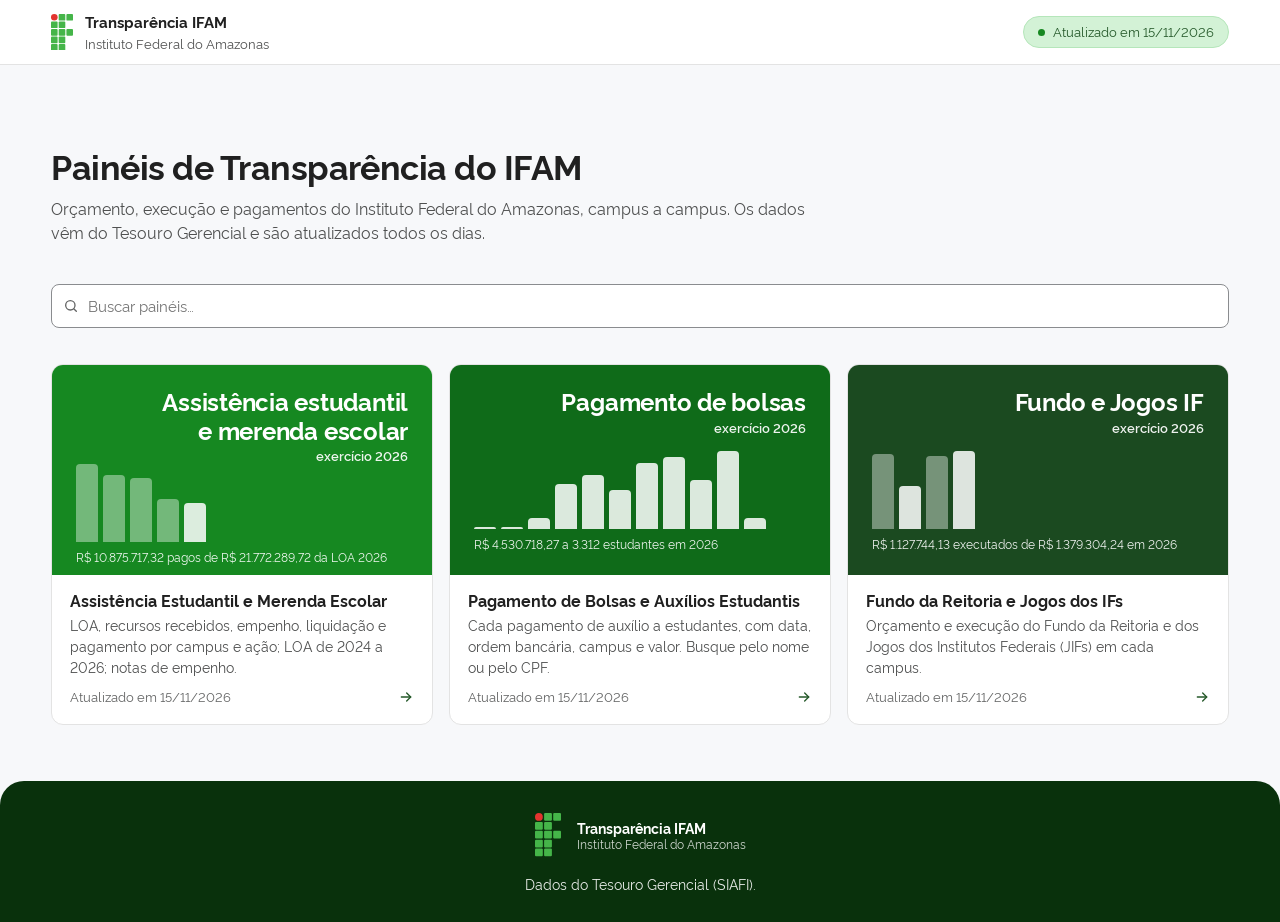
<file: site/index.html>
<!doctype html>
<html lang="pt-BR">
<head>
  <meta charset="utf-8">
  <meta name="viewport" content="width=device-width, initial-scale=1">
  <title>Transparência IFAM</title>
  <meta name="description" content="Painéis de transparência do Instituto Federal do Amazonas: assistência estudantil, merenda escolar e pagamento de bolsas, atualizados diariamente.">
  <meta name="theme-color" content="#09310c">
  <link rel="icon" href="assets/img/favicon.svg" type="image/svg+xml">
  <link rel="preload" href="assets/fonts/rawline-400.woff2" as="font" type="font/woff2" crossorigin>
  <link rel="preload" href="assets/fonts/rawline-700.woff2" as="font" type="font/woff2" crossorigin>
  <link rel="stylesheet" href="assets/css/estilo.css">
  <script type="module" src="assets/js/hub.js"></script>
</head>
<body>
  <a class="pular" href="#conteudo">Ir para o conteúdo</a>

  <header class="hub-topo">
    <div class="conteiner">
      <a class="hub-marca" href="./" id="marca"><span>Transparência IFAM<small>Instituto Federal do Amazonas</small></span></a>
      <span class="estado" id="estado-geral"><span class="ponto" aria-hidden="true"></span>Atualização diária</span>
    </div>
  </header>

  <main id="conteudo" tabindex="-1">
    <div class="conteiner">
      <div class="hub-cabecalho">
        <h1>Painéis de Transparência do IFAM</h1>
        <p>Orçamento, execução e pagamentos do Instituto Federal do Amazonas, campus a campus. Os dados vêm do Tesouro Gerencial e são atualizados todos os dias.</p>
        <span class="estado hub-atualizado" id="estado-cab"><span class="ponto" aria-hidden="true"></span>Atualização diária</span>
      </div>

      <div class="hub-busca">
        <label class="visualmente-oculto" for="busca">Buscar painéis</label>
        <input type="search" id="busca" placeholder="Buscar painéis…" autocomplete="off">
      </div>

      <div id="secoes"></div>
      <p class="vazio" id="sem-resultado" hidden><strong>Nenhum painel encontrado</strong>Tente outra palavra, como “bolsas” ou “merenda”.</p>
    </div>
  </main>

  <footer class="rodape" id="rodape"></footer>
</body>
</html>
</file>
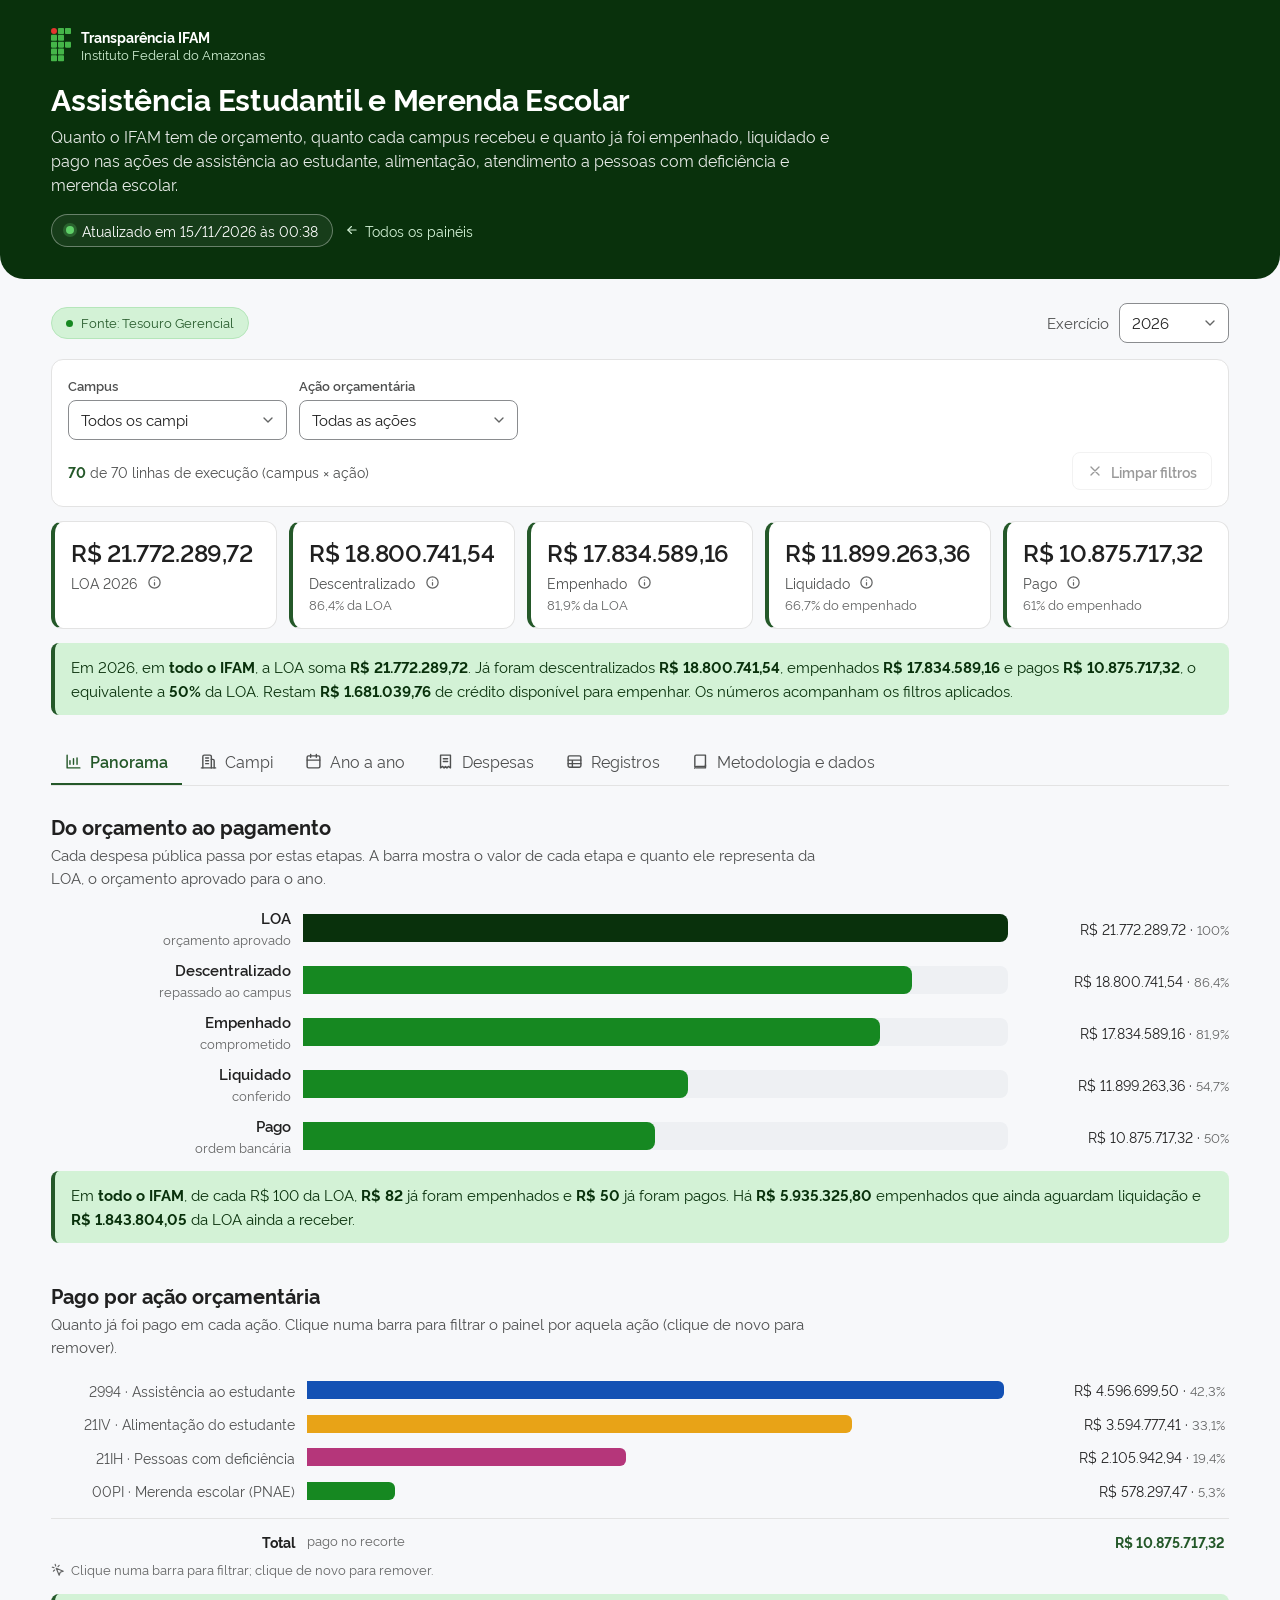
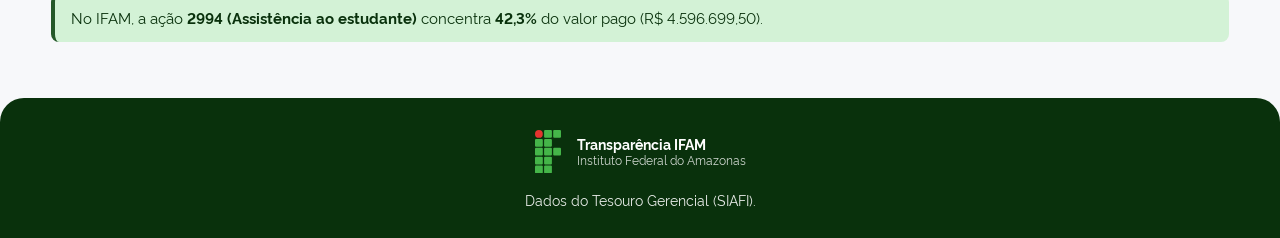
<file: site/paineis/assistencia-merenda/index.html>
<!doctype html>
<html lang="pt-BR">
<head>
  <meta charset="utf-8">
  <meta name="viewport" content="width=device-width, initial-scale=1">
  <title>Assistência Estudantil e Merenda Escolar · Transparência IFAM</title>
  <meta name="description" content="Orçamento, empenho, liquidação e pagamento da assistência estudantil e da merenda escolar em cada campus do IFAM, atualizados diariamente.">
  <meta name="theme-color" content="#09310c">
  <link rel="icon" href="../../assets/img/favicon.svg" type="image/svg+xml">
  <link rel="preload" href="../../assets/fonts/rawline-400.woff2" as="font" type="font/woff2" crossorigin>
  <link rel="preload" href="../../assets/fonts/rawline-700.woff2" as="font" type="font/woff2" crossorigin>
  <link rel="stylesheet" href="../../assets/css/estilo.css">
  <script type="module" src="./painel.js"></script>
</head>
<body>
  <a class="pular" href="#conteudo">Ir para o conteúdo</a>

  <header class="topo">
    <div class="conteiner">
      <a class="topo__marca" href="../../" id="marca"><span class="topo__sigla">Transparência IFAM<small>Instituto Federal do Amazonas</small></span></a>
      <h1>Assistência Estudantil e Merenda Escolar</h1>
      <p class="topo__descricao">Quanto o IFAM tem de orçamento, quanto cada campus recebeu e quanto já foi empenhado, liquidado e pago nas ações de assistência ao estudante, alimentação, atendimento a pessoas com deficiência e merenda escolar.</p>
      <div class="topo__linha">
        <span class="selo" id="selo"><span class="ponto" aria-hidden="true"></span>Carregando dados…</span>
        <a class="voltar" href="../../" id="voltar"></a>
      </div>
    </div>
  </header>

  <main id="conteudo" tabindex="-1">
    <div class="conteiner" id="painel">
      <div class="barra-ano">
        <span class="estado" id="estado"><span class="ponto" aria-hidden="true"></span>Fonte: Tesouro Gerencial</span>
        <label class="seletor-ano">Exercício <select id="f-ano" aria-label="Exercício (ano)"></select></label>
      </div>

      <form class="filtros" id="filtros" aria-label="Filtros">
        <label class="campo"><span>Campus</span><select id="f-campus"></select></label>
        <label class="campo"><span>Ação orçamentária</span><select id="f-acao"></select></label>
        <div class="filtros__rodape">
          <span class="contagem" id="contagem" aria-live="polite"></span>
          <button type="button" class="botao" id="limpar" disabled></button>
        </div>
      </form>

      <section aria-label="Indicadores principais" class="bloco-indicadores">
        <div class="indicadores" id="indicadores">
          <div class="esqueleto" style="height:92px"></div><div class="esqueleto" style="height:92px"></div><div class="esqueleto" style="height:92px"></div><div class="esqueleto" style="height:92px"></div><div class="esqueleto" style="height:92px"></div>
        </div>
        <p class="resumo" id="resumo-geral" aria-live="polite">Carregando…</p>
      </section>

      <div class="abas" role="tablist" aria-label="Seções do painel" id="abas">
        <button role="tab" class="aba" id="aba-panorama" data-aba="panorama" aria-controls="p-panorama"></button>
        <button role="tab" class="aba" id="aba-campi" data-aba="campi" aria-controls="p-campi"></button>
        <button role="tab" class="aba" id="aba-anos" data-aba="anos" aria-controls="p-anos"></button>
        <button role="tab" class="aba" id="aba-despesas" data-aba="despesas" aria-controls="p-despesas"></button>
        <button role="tab" class="aba" id="aba-registros" data-aba="registros" aria-controls="p-registros"></button>
        <button role="tab" class="aba" id="aba-metodologia" data-aba="metodologia" aria-controls="p-metodologia"></button>
      </div>

      <!-- Panorama -->
      <div class="painel-aba" role="tabpanel" id="p-panorama" aria-labelledby="aba-panorama" tabindex="0">
        <section class="secao">
          <h2>Do orçamento ao pagamento</h2>
          <p class="secao__desc">Cada despesa pública passa por estas etapas. A barra mostra o valor de cada etapa e quanto ele representa da LOA, o orçamento aprovado para o ano.</p>
          <div id="g-etapas" style="margin-top:18px"></div>
          <p class="resumo" id="r-etapas"></p>
        </section>
        <section class="secao">
          <h2>Pago por ação orçamentária</h2>
          <p class="secao__desc">Quanto já foi pago em cada ação. Clique numa barra para filtrar o painel por aquela ação (clique de novo para remover).</p>
          <div id="g-acoes" style="margin-top:18px"></div>
          <p class="dica" data-dica></p>
          <p class="resumo" id="r-acoes"></p>
        </section>
      </div>

      <!-- Campi -->
      <div class="painel-aba" role="tabpanel" id="p-campi" aria-labelledby="aba-campi" tabindex="0" hidden>
        <section class="secao">
          <h2>Execução por campus</h2>
          <p class="secao__desc">LOA, recursos recebidos e cada etapa da despesa em cada campus, como no Power BI. Clique num campus para ver as ações dele.</p>
          <p class="resumo" id="r-campi"></p>
          <div class="filtros filtros--tabela" aria-label="Filtros da tabela">
            <label class="campo"><span>Campus</span><select id="f-campus-t"></select></label>
            <label class="campo"><span>Ação orçamentária</span><select id="f-acao-t"></select></label>
          </div>
          <div id="tab-campi" style="margin-top:14px"></div>
        </section>
        <section class="secao">
          <div class="secao__topo">
            <div>
              <h2 id="t-campi-g">Pago por campus</h2>
              <p class="secao__desc" id="d-campi-g"></p>
            </div>
            <label class="secao__controle"><span class="visualmente-oculto">Indicador do gráfico</span>
              <select id="f-metrica"></select></label>
          </div>
          <div id="g-campi"></div>
          <p class="dica" data-dica></p>
          <p class="resumo" id="r-campi-g"></p>
        </section>
      </div>

      <!-- Por ano -->
      <div class="painel-aba" role="tabpanel" id="p-anos" aria-labelledby="aba-anos" tabindex="0" hidden>
        <section class="secao">
          <div class="secao__topo">
            <div>
              <h2>LOA de cada ano</h2>
              <p class="secao__desc">O orçamento aprovado (LOA) da ação em cada ano, para comparar a evolução. Há série histórica para as ações 2994, 21IH e 00PI.</p>
            </div>
            <label class="secao__controle"><span class="visualmente-oculto">Ação do gráfico</span>
              <select id="f-acao-hist"></select></label>
          </div>
          <div class="grade-2 anos-topo">
            <div id="g-anos-total"></div>
            <p class="resumo" id="r-anos"></p>
          </div>
        </section>
        <section class="secao">
          <h2>LOA por campus, ano a ano</h2>
          <p class="secao__desc">As três barras de cada campus são os três anos; à direita, a LOA do último ano e a variação em relação ao anterior.</p>
          <ul class="legenda" id="leg-anos" style="margin-top:14px"></ul>
          <div id="g-anos-campi"></div>
          <p class="resumo" id="r-anos-campi"></p>
        </section>
      </div>

      <!-- Despesas -->
      <div class="painel-aba" role="tabpanel" id="p-despesas" aria-labelledby="aba-despesas" tabindex="0" hidden>
        <section class="secao">
          <h2>Empenhado por natureza de despesa</h2>
          <p class="secao__desc">Em que tipo de despesa o dinheiro foi comprometido: bolsas e auxílios pagos a estudantes, gêneros alimentícios, material distribuído, serviços contratados e outros.</p>
          <div id="g-natureza" style="margin-top:18px"></div>
          <p class="resumo" id="r-natureza"></p>
        </section>
        <section class="secao">
          <h2>Notas de empenho</h2>
          <p class="secao__desc">Cada linha é uma nota de empenho (NE) de uma natureza de despesa, com o favorecido. CPFs aparecem mascarados e CNPJs, completos; quando o favorecido é o próprio campus, aparece o código da unidade gestora (UG).</p>
          <div id="t-empenhos" style="margin-top:14px"></div>
        </section>
      </div>

      <!-- Registros -->
      <div class="painel-aba" role="tabpanel" id="p-registros" aria-labelledby="aba-registros" tabindex="0" hidden>
        <section class="secao">
          <h2>Registros</h2>
          <p class="resumo" id="r-registros"></p>
          <div id="t-registros" style="margin-top:14px"></div>
        </section>
      </div>

      <!-- Metodologia -->
      <div class="painel-aba" role="tabpanel" id="p-metodologia" aria-labelledby="aba-metodologia" tabindex="0" hidden>
        <section class="secao" id="metodologia"></section>
      </div>
    </div>
  </main>

  <footer class="rodape" id="rodape"></footer>
</body>
</html>
</file>
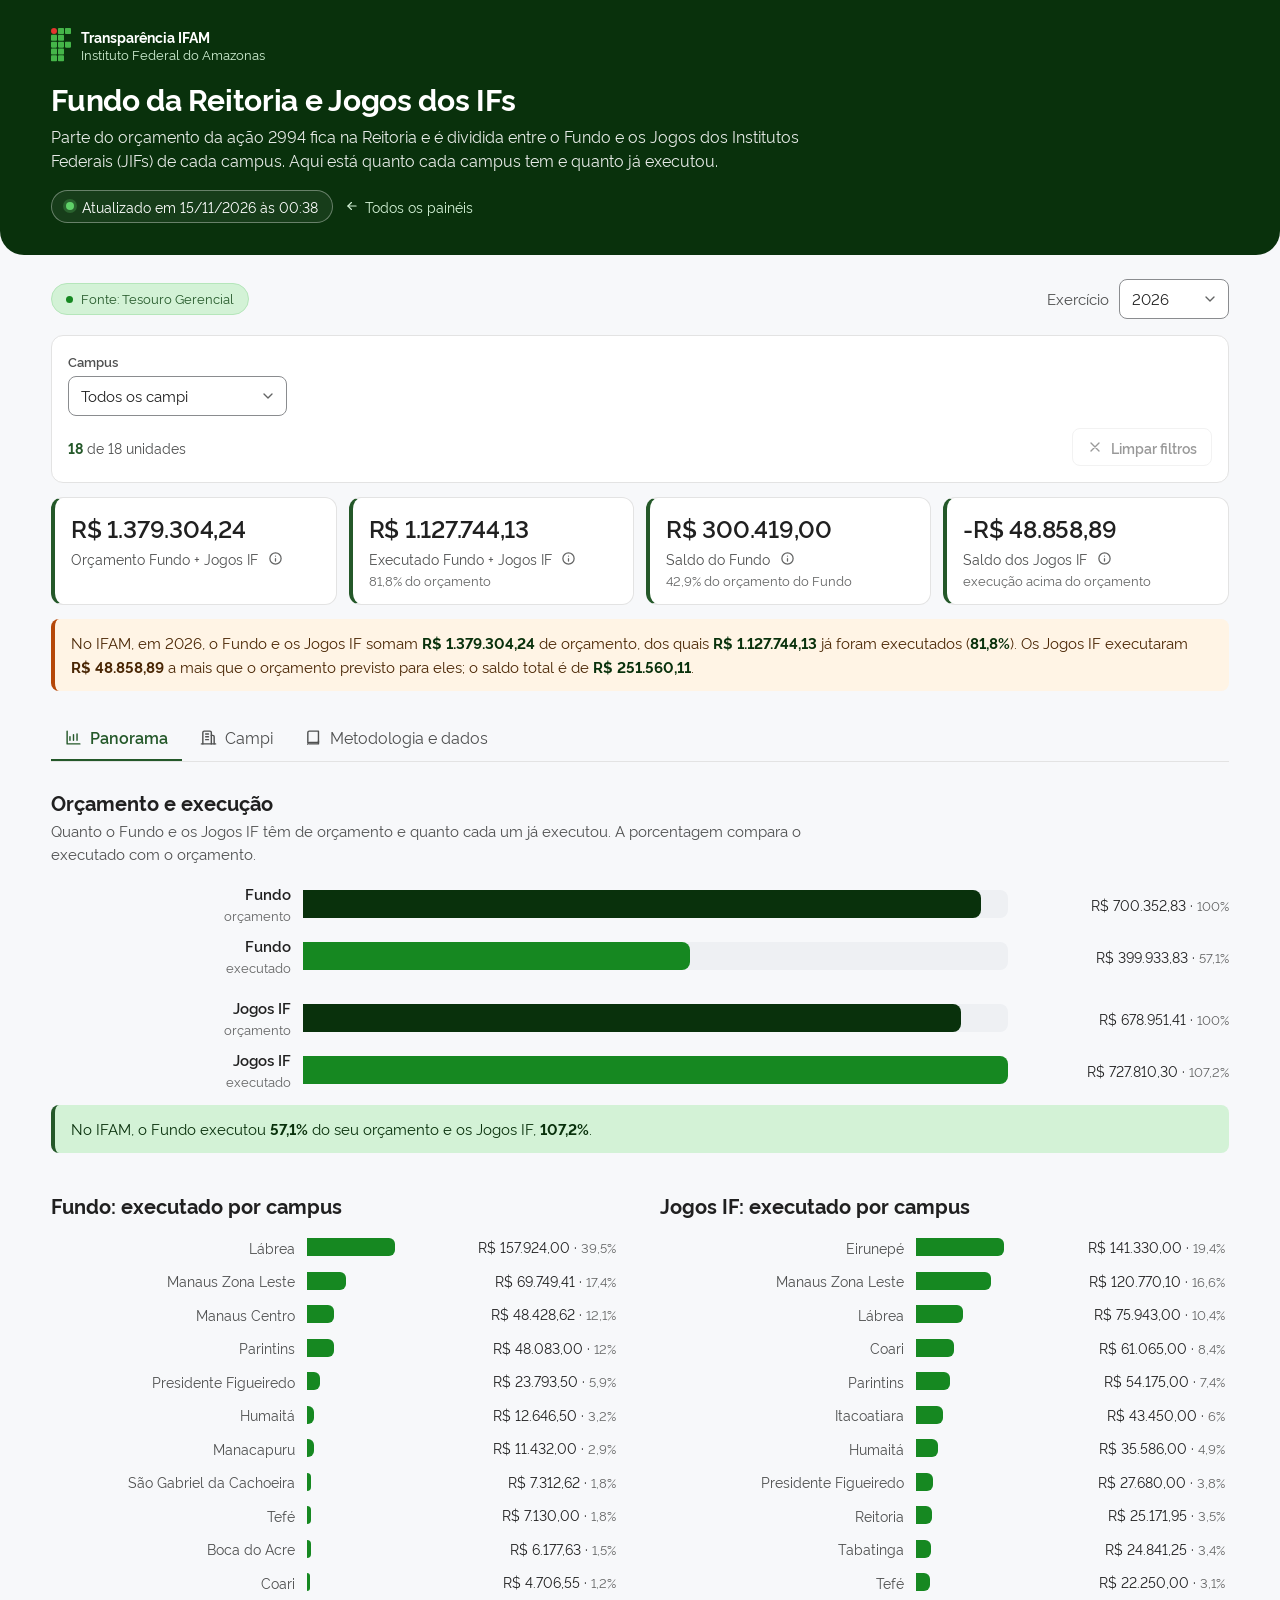
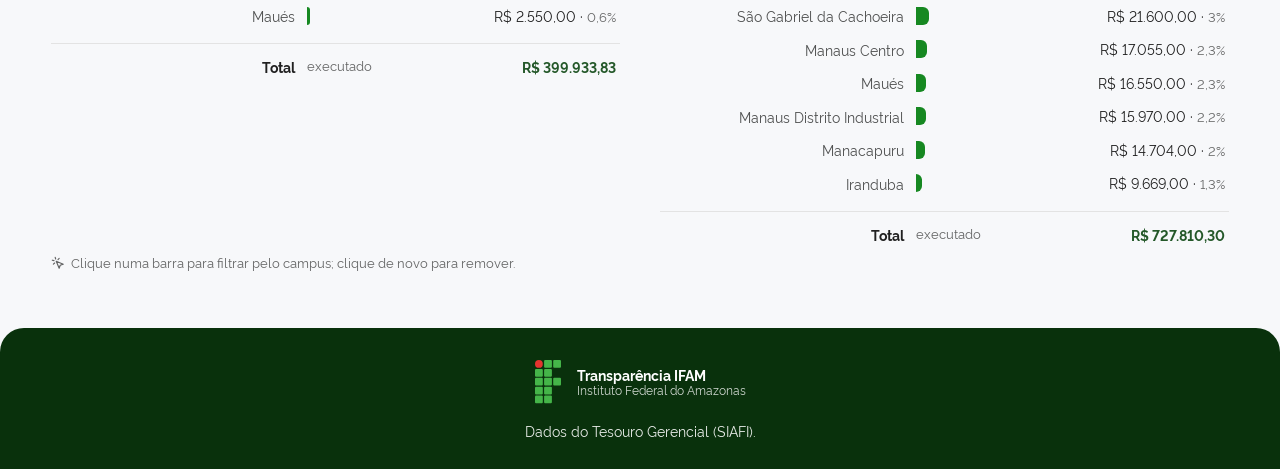
<file: site/paineis/fundo-jogos/index.html>
<!doctype html>
<html lang="pt-BR">
<head>
  <meta charset="utf-8">
  <meta name="viewport" content="width=device-width, initial-scale=1">
  <title>Fundo e Jogos IF · Transparência IFAM</title>
  <meta name="description" content="Orçamento e execução do Fundo da Reitoria e dos Jogos dos Institutos Federais (JIFs) em cada campus do IFAM, atualizados diariamente.">
  <meta name="theme-color" content="#09310c">
  <link rel="icon" href="../../assets/img/favicon.svg" type="image/svg+xml">
  <link rel="preload" href="../../assets/fonts/rawline-400.woff2" as="font" type="font/woff2" crossorigin>
  <link rel="preload" href="../../assets/fonts/rawline-700.woff2" as="font" type="font/woff2" crossorigin>
  <link rel="stylesheet" href="../../assets/css/estilo.css">
  <script type="module" src="./painel.js"></script>
</head>
<body>
  <a class="pular" href="#conteudo">Ir para o conteúdo</a>

  <header class="topo">
    <div class="conteiner">
      <a class="topo__marca" href="../../" id="marca"><span class="topo__sigla">Transparência IFAM<small>Instituto Federal do Amazonas</small></span></a>
      <h1>Fundo da Reitoria e Jogos dos IFs</h1>
      <p class="topo__descricao">Parte do orçamento da ação 2994 fica na Reitoria e é dividida entre o Fundo e os Jogos dos Institutos Federais (JIFs) de cada campus. Aqui está quanto cada campus tem e quanto já executou.</p>
      <div class="topo__linha">
        <span class="selo" id="selo"><span class="ponto" aria-hidden="true"></span>Carregando dados…</span>
        <a class="voltar" href="../../" id="voltar"></a>
      </div>
    </div>
  </header>

  <main id="conteudo" tabindex="-1">
    <div class="conteiner">
      <div class="barra-ano">
        <span class="estado"><span class="ponto" aria-hidden="true"></span>Fonte: Tesouro Gerencial</span>
        <label class="seletor-ano">Exercício <select id="f-ano" aria-label="Exercício (ano)"></select></label>
      </div>

      <form class="filtros" id="filtros" aria-label="Filtros" onsubmit="return false">
        <label class="campo"><span>Campus</span><select id="f-campus"></select></label>
        <div class="filtros__rodape">
          <span class="contagem" id="contagem" aria-live="polite"></span>
          <button type="button" class="botao" id="limpar" disabled></button>
        </div>
      </form>

      <section aria-label="Indicadores principais" class="bloco-indicadores">
        <div class="indicadores" id="indicadores">
          <div class="esqueleto" style="height:92px"></div><div class="esqueleto" style="height:92px"></div><div class="esqueleto" style="height:92px"></div><div class="esqueleto" style="height:92px"></div>
        </div>
        <p class="resumo" id="resumo-geral" aria-live="polite">Carregando…</p>
      </section>

      <div class="abas" role="tablist" aria-label="Seções do painel" id="abas">
        <button role="tab" class="aba" id="aba-panorama" data-aba="panorama" aria-controls="p-panorama"></button>
        <button role="tab" class="aba" id="aba-campi" data-aba="campi" aria-controls="p-campi"></button>
        <button role="tab" class="aba" id="aba-metodologia" data-aba="metodologia" aria-controls="p-metodologia"></button>
      </div>

      <div class="painel-aba" role="tabpanel" id="p-panorama" aria-labelledby="aba-panorama" tabindex="0">
        <section class="secao">
          <h2>Orçamento e execução</h2>
          <p class="secao__desc">Quanto o Fundo e os Jogos IF têm de orçamento e quanto cada um já executou. A porcentagem compara o executado com o orçamento.</p>
          <div id="g-etapas" style="margin-top:18px"></div>
          <p class="resumo" id="r-etapas"></p>
        </section>
        <section class="secao grade-2">
          <div>
            <h2>Fundo: executado por campus</h2>
            <div id="g-fundo" style="margin-top:16px"></div>
          </div>
          <div>
            <h2>Jogos IF: executado por campus</h2>
            <div id="g-jogos" style="margin-top:16px"></div>
          </div>
        </section>
        <p class="dica" data-dica></p>
      </div>

      <div class="painel-aba" role="tabpanel" id="p-campi" aria-labelledby="aba-campi" tabindex="0" hidden>
        <section class="secao">
          <div class="secao__topo">
            <div>
              <h2 id="t-campi">Total executado por campus</h2>
              <p class="secao__desc" id="d-campi"></p>
            </div>
            <label class="secao__controle"><span class="visualmente-oculto">Indicador do gráfico</span>
              <select id="f-metrica">
                <option value="executado">Total executado (R$)</option>
                <option value="fundoExecutado">Fundo executado (R$)</option>
                <option value="jogosExecutado">Jogos IF executado (R$)</option>
                <option value="orcamento">Orçamento total (R$)</option>
                <option value="pExecutado">% executado do orçamento</option>
              </select></label>
          </div>
          <div id="g-campi"></div>
          <p class="dica" data-dica></p>
          <p class="resumo" id="r-campi"></p>
        </section>
        <section class="secao">
          <h2>Tabela por campus</h2>
          <p class="secao__desc">Orçamento, execução e saldo do Fundo e dos Jogos IF em cada campus. Clique no título de uma coluna para ordenar.</p>
          <div id="tab-campi" style="margin-top:14px"></div>
        </section>
      </div>

      <div class="painel-aba" role="tabpanel" id="p-metodologia" aria-labelledby="aba-metodologia" tabindex="0" hidden>
        <section class="secao" id="metodologia"></section>
      </div>
    </div>
  </main>

  <footer class="rodape" id="rodape"></footer>
</body>
</html>
</file>
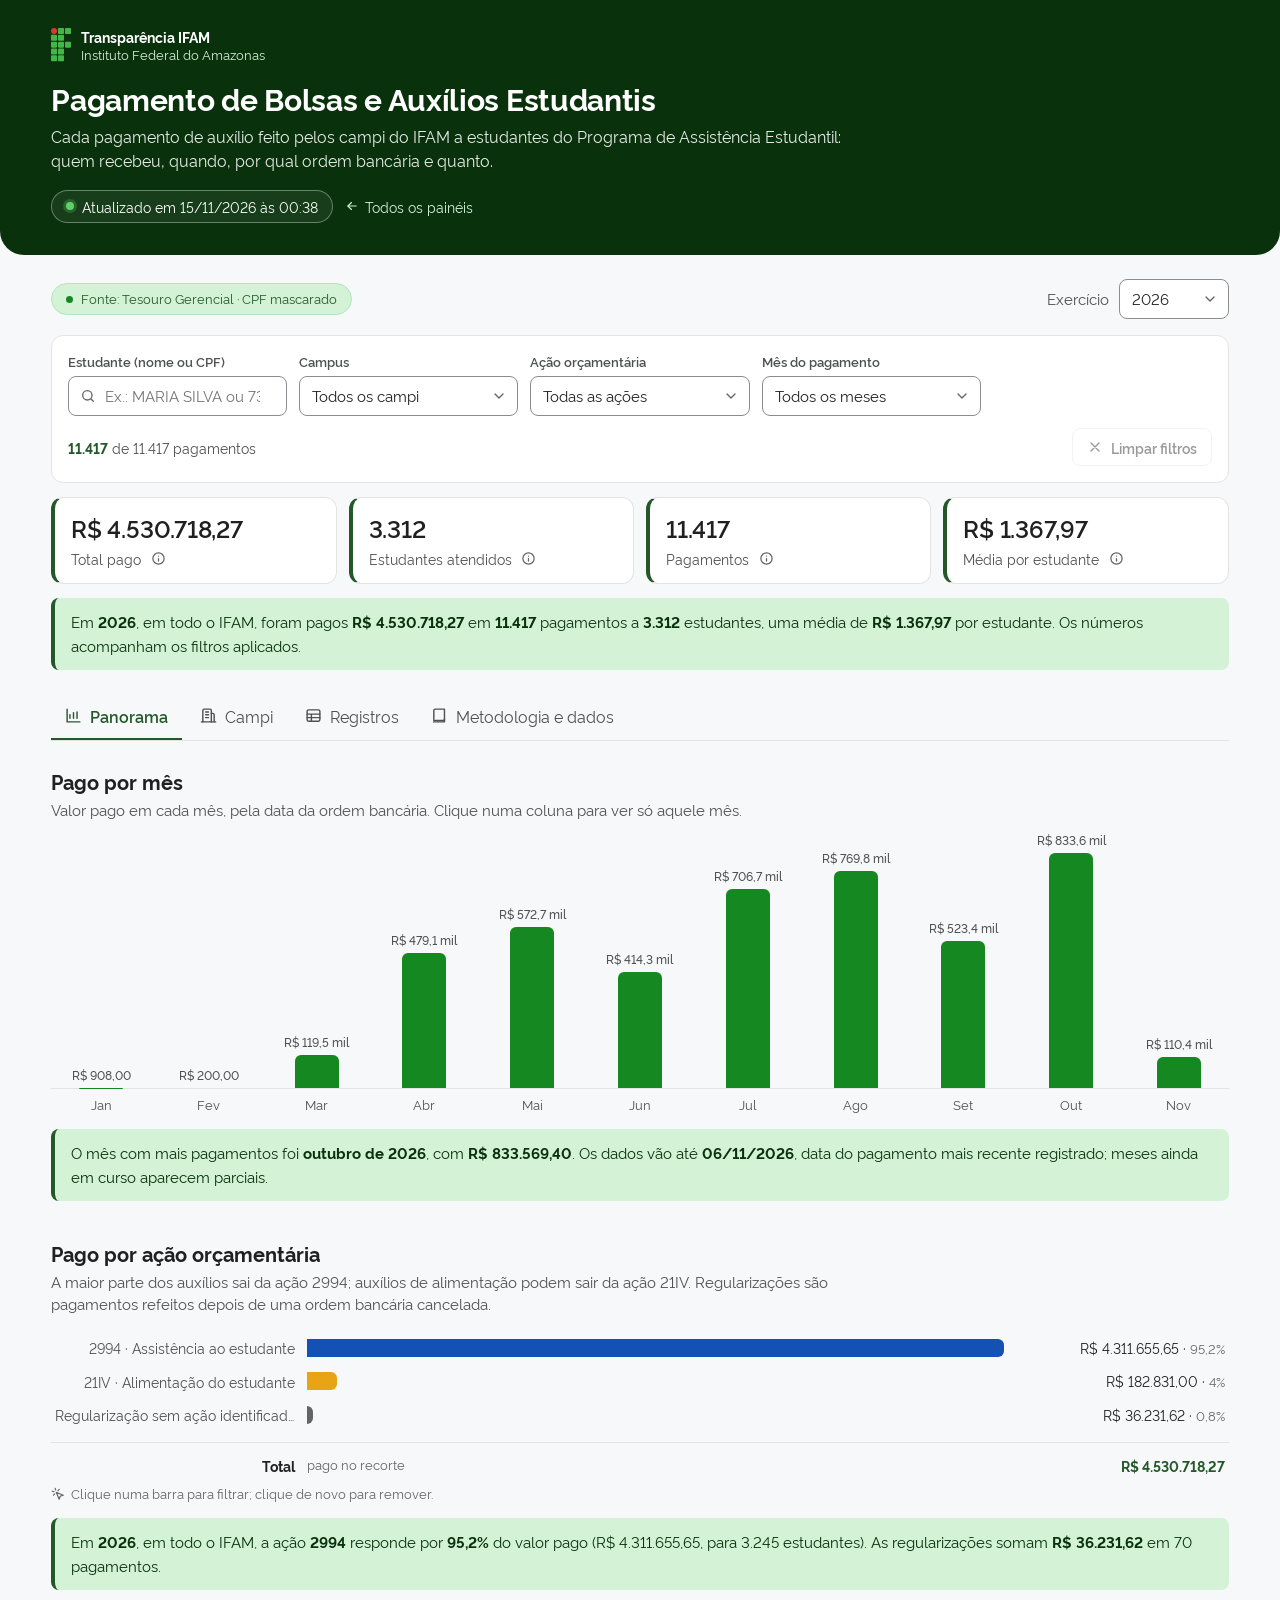
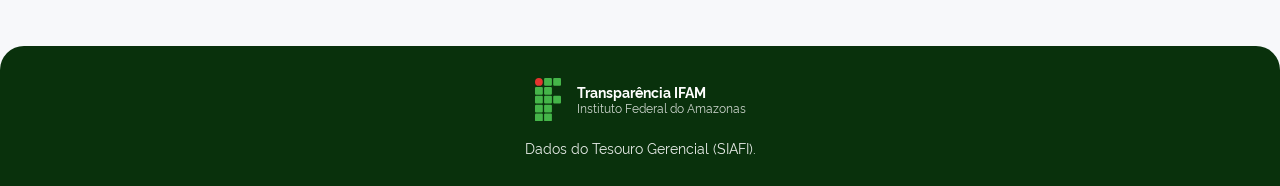
<file: site/paineis/pagamento-bolsas/index.html>
<!doctype html>
<html lang="pt-BR">
<head>
  <meta charset="utf-8">
  <meta name="viewport" content="width=device-width, initial-scale=1">
  <title>Pagamento de Bolsas · Transparência IFAM</title>
  <meta name="description" content="Pagamentos de auxílio estudantil feitos por cada campus do IFAM: estudante, data, ordem bancária e valor, atualizados diariamente.">
  <meta name="theme-color" content="#09310c">
  <link rel="icon" href="../../assets/img/favicon.svg" type="image/svg+xml">
  <link rel="preload" href="../../assets/fonts/rawline-400.woff2" as="font" type="font/woff2" crossorigin>
  <link rel="preload" href="../../assets/fonts/rawline-700.woff2" as="font" type="font/woff2" crossorigin>
  <link rel="stylesheet" href="../../assets/css/estilo.css">
  <script type="module" src="./painel.js"></script>
</head>
<body>
  <a class="pular" href="#conteudo">Ir para o conteúdo</a>

  <header class="topo">
    <div class="conteiner">
      <a class="topo__marca" href="../../" id="marca"><span class="topo__sigla">Transparência IFAM<small>Instituto Federal do Amazonas</small></span></a>
      <h1>Pagamento de Bolsas e Auxílios Estudantis</h1>
      <p class="topo__descricao">Cada pagamento de auxílio feito pelos campi do IFAM a estudantes do Programa de Assistência Estudantil: quem recebeu, quando, por qual ordem bancária e quanto.</p>
      <div class="topo__linha">
        <span class="selo" id="selo"><span class="ponto" aria-hidden="true"></span>Carregando dados…</span>
        <a class="voltar" href="../../" id="voltar"></a>
      </div>
    </div>
  </header>

  <main id="conteudo" tabindex="-1">
    <div class="conteiner">
      <div class="barra-ano">
        <span class="estado" id="estado"><span class="ponto" aria-hidden="true"></span>Fonte: Tesouro Gerencial · CPF mascarado</span>
        <label class="seletor-ano">Exercício <select id="f-ano" aria-label="Exercício (ano)"></select></label>
      </div>

      <form class="filtros" id="filtros" aria-label="Filtros" onsubmit="return false">
        <label class="campo"><span>Estudante (nome ou CPF)</span><input type="search" id="f-busca" placeholder="Ex.: MARIA SILVA ou 737.681" autocomplete="off"></label>
        <label class="campo"><span>Campus</span><select id="f-campus"></select></label>
        <label class="campo"><span>Ação orçamentária</span><select id="f-acao"></select></label>
        <label class="campo"><span>Mês do pagamento</span><select id="f-mes"></select></label>
        <div class="filtros__rodape">
          <span class="contagem" id="contagem" aria-live="polite"></span>
          <button type="button" class="botao" id="limpar" disabled></button>
        </div>
      </form>

      <section aria-label="Indicadores principais" class="bloco-indicadores">
        <div class="indicadores" id="indicadores">
          <div class="esqueleto" style="height:92px"></div><div class="esqueleto" style="height:92px"></div><div class="esqueleto" style="height:92px"></div><div class="esqueleto" style="height:92px"></div>
        </div>
        <p class="resumo" id="resumo-geral" aria-live="polite">Carregando…</p>
      </section>

      <div class="abas" role="tablist" aria-label="Seções do painel" id="abas">
        <button role="tab" class="aba" id="aba-panorama" data-aba="panorama" aria-controls="p-panorama"></button>
        <button role="tab" class="aba" id="aba-campi" data-aba="campi" aria-controls="p-campi"></button>
        <button role="tab" class="aba" id="aba-registros" data-aba="registros" aria-controls="p-registros"></button>
        <button role="tab" class="aba" id="aba-metodologia" data-aba="metodologia" aria-controls="p-metodologia"></button>
      </div>

      <div class="painel-aba" role="tabpanel" id="p-panorama" aria-labelledby="aba-panorama" tabindex="0">
        <section class="secao">
          <h2>Pago por mês</h2>
          <p class="secao__desc">Valor pago em cada mês, pela data da ordem bancária. Clique numa coluna para ver só aquele mês.</p>
          <div id="g-meses" style="margin-top:8px"></div>
          <p class="resumo" id="r-meses"></p>
        </section>
        <section class="secao">
          <h2>Pago por ação orçamentária</h2>
          <p class="secao__desc">A maior parte dos auxílios sai da ação 2994; auxílios de alimentação podem sair da ação 21IV. Regularizações são pagamentos refeitos depois de uma ordem bancária cancelada.</p>
          <div id="g-acoes" style="margin-top:18px"></div>
          <p class="dica" data-dica></p>
          <p class="resumo" id="r-acoes"></p>
        </section>
      </div>

      <div class="painel-aba" role="tabpanel" id="p-campi" aria-labelledby="aba-campi" tabindex="0" hidden>
        <section class="secao">
          <div class="secao__topo">
            <div>
              <h2 id="t-campi">Valor pago por campus</h2>
              <p class="secao__desc" id="d-campi"></p>
            </div>
            <label class="secao__controle"><span class="visualmente-oculto">Indicador do gráfico</span>
              <select id="f-metrica">
                <option value="valor">Valor pago (R$)</option>
                <option value="estudantes">Estudantes atendidos</option>
                <option value="pagamentos">Número de pagamentos</option>
                <option value="media">Valor médio por estudante</option>
              </select></label>
          </div>
          <div id="g-campi"></div>
          <p class="dica" data-dica></p>
          <p class="resumo" id="r-campi"></p>
        </section>
        <section class="secao">
          <h2>Tabela por campus</h2>
          <p class="secao__desc">Valor pago, estudantes e pagamentos de cada campus no recorte. Clique no título de uma coluna para ordenar.</p>
          <div id="tab-campi" style="margin-top:14px"></div>
        </section>
      </div>

      <div class="painel-aba" role="tabpanel" id="p-registros" aria-labelledby="aba-registros" tabindex="0" hidden>
        <section class="secao">
          <h2>Registros</h2>
          <p class="resumo" id="r-registros"></p>
          <div id="t-registros" style="margin-top:14px"></div>
        </section>
      </div>

      <div class="painel-aba" role="tabpanel" id="p-metodologia" aria-labelledby="aba-metodologia" tabindex="0" hidden>
        <section class="secao" id="metodologia"></section>
      </div>
    </div>
  </main>

  <footer class="rodape" id="rodape"></footer>
</body>
</html>
</file>
<file: site/assets/css/estilo.css>
/* Transparência PROEN/IFAM — linguagem visual baseada no HUB de Painéis DDR/Setec/MEC */

@font-face { font-family: Rawline; font-weight: 400; font-style: normal; font-display: swap; src: url("../fonts/rawline-400.woff2") format("woff2"); }
@font-face { font-family: Rawline; font-weight: 500; font-style: normal; font-display: swap; src: url("../fonts/rawline-500.woff2") format("woff2"); }
@font-face { font-family: Rawline; font-weight: 600; font-style: normal; font-display: swap; src: url("../fonts/rawline-600.woff2") format("woff2"); }
@font-face { font-family: Rawline; font-weight: 700; font-style: normal; font-display: swap; src: url("../fonts/rawline-700.woff2") format("woff2"); }

:root {
  --fonte: Rawline, system-ui, -apple-system, "Segoe UI", Roboto, sans-serif;

  --fundo: #f7f8fa;
  --superficie: #ffffff;
  --superficie-2: #fcfdff;
  --tinta: #202020;
  --tinta-2: #4f5050;
  --tinta-3: #636464;
  --linha: #e3e3e3;
  --linha-2: #efefef;
  --trilho: #eef0f3;

  --verde-950: #09310c;
  --verde-800: #1b4a20;
  --verde-700: #245829;
  --verde-600: #168821;
  --verde-200: #b5e6ba;
  --verde-100: #d3f2d6;
  --verde-50: #ecf9ee;

  /* séries (validadas para daltonismo, ordem fixa) */
  --s-2994: #1351b4;
  --s-21iv: #e8a317;
  --s-21ih: #b5367a;
  --s-00pi: #168821;
  --s-dt: #636464;
  /* anos: sequencial verde, claro → escuro */
  --ano-1: #a5d9aa;
  --ano-2: #4fae58;
  --ano-3: #0f6b19;

  --alerta: #b54708;
  --alerta-fundo: #fff4e5;

  --col-valor: 19ch;
  --raio: 12px;
  --raio-p: 8px;
  --sombra: 0 1px 2px rgba(9, 49, 12, 0.06), 0 4px 12px rgba(9, 49, 12, 0.05);
  --largura: 1232px;
  --gutter: clamp(16px, 4vw, 104px);
}

*, *::before, *::after { box-sizing: border-box; }
html { -webkit-text-size-adjust: 100%; scroll-padding-top: 16px; }
body {
  margin: 0;
  font-family: var(--fonte);
  font-size: 1rem;
  line-height: 1.5;
  color: var(--tinta);
  background: var(--fundo);
  font-feature-settings: "lnum" 1;
  -webkit-font-smoothing: antialiased;
}
::selection { background: var(--verde-200); color: var(--verde-950); }
img, svg { display: block; max-width: 100%; }
a { color: var(--verde-700); text-underline-offset: 3px; text-decoration-thickness: 1px; }
a:hover { color: var(--verde-950); text-decoration-thickness: 2px; }
:focus-visible { outline: 3px solid var(--verde-600); outline-offset: 2px; border-radius: 4px; }
button, input, select { font: inherit; color: inherit; }
h1, h2, h3 { line-height: 1.2; margin: 0; text-wrap: balance; }
p { margin: 0; }
.visualmente-oculto { position: absolute !important; width: 1px; height: 1px; overflow: hidden; clip: rect(0 0 0 0); white-space: nowrap; }
.icone { width: 1em; height: 1em; flex: none; stroke: currentColor; fill: none; stroke-width: 2; stroke-linecap: round; stroke-linejoin: round; }

.pular {
  position: absolute; left: 16px; top: -48px; z-index: 50;
  background: var(--superficie); color: var(--verde-950); padding: 8px 14px; border-radius: var(--raio-p);
  font-weight: 600; transition: top 150ms ease-out;
}
.pular:focus { top: 12px; }

.conteiner { width: 100%; max-width: calc(var(--largura) + 2 * var(--gutter)); margin: 0 auto; padding: 0 var(--gutter); }

/* ------------------------------------------------------------ cabeçalho */
.topo {
  background: var(--verde-950);
  color: #fff;
  border-radius: 0 0 24px 24px;
  padding: 28px 0 32px;
}
.topo__marca { display: flex; align-items: center; gap: 10px; margin-bottom: 18px; color: var(--verde-100); text-decoration: none; width: fit-content; }
.topo__marca:hover { color: #fff; }
.topo__marca svg { width: 20px; height: auto; }
.topo__sigla { font-size: 0.875rem; font-weight: 700; line-height: 1.25; color: #fff; }
.topo__sigla small { display: block; font-size: 0.8125rem; font-weight: 400; color: var(--verde-100); }
.topo h1 { font-size: clamp(1.5rem, 1.2rem + 1.2vw, 1.875rem); font-weight: 700; letter-spacing: -0.01em; }
.topo__descricao { margin-top: 8px; max-width: 72ch; color: rgba(255, 255, 255, 0.9); }
.topo__linha { display: flex; flex-wrap: wrap; align-items: center; gap: 10px 12px; margin-top: 18px; }
.selo {
  display: inline-flex; align-items: center; gap: 8px;
  padding: 5px 14px; border: 1px solid rgba(255, 255, 255, 0.35); border-radius: 999px;
  font-size: 0.875rem; color: #fff; background: rgba(255, 255, 255, 0.06);
}
.selo .ponto { width: 8px; height: 8px; border-radius: 50%; background: #5fd068; box-shadow: 0 0 0 3px rgba(95, 208, 104, 0.25); }
.voltar { display: inline-flex; align-items: center; gap: 6px; color: var(--verde-100); font-size: 0.875rem; text-decoration: none; }
.voltar:hover { color: #fff; text-decoration: underline; }

/* ------------------------------------------------------------ principal */
main { padding: 24px 0 56px; }
.estado {
  display: inline-flex; align-items: center; gap: 8px; flex-wrap: wrap;
  padding: 5px 14px; border-radius: 999px; font-size: 0.8125rem;
  background: var(--verde-100); color: var(--verde-700); border: 1px solid var(--verde-200);
}
.estado .ponto { width: 7px; height: 7px; border-radius: 50%; background: var(--verde-600); }
.barra-ano { display: flex; flex-wrap: wrap; align-items: center; justify-content: space-between; gap: 12px; margin-bottom: 16px; }
.seletor-ano { display: inline-flex; align-items: center; gap: 10px; font-size: 0.9375rem; color: var(--tinta-2); }
.seletor-ano select { min-width: 110px; }

/* indicadores */
.indicadores { display: grid; grid-template-columns: repeat(auto-fit, minmax(200px, 1fr)); gap: 12px; }
.indicador {
  position: relative; background: var(--superficie); border: 1px solid var(--linha); border-left: 4px solid var(--verde-700);
  border-radius: var(--raio); padding: 16px 14px 14px 16px; min-width: 0;
}
.indicador__valor { font-size: clamp(1.25rem, 0.95rem + 0.75vw, 1.5rem); font-weight: 600; letter-spacing: -0.01em; line-height: 1.15; white-space: nowrap; }
.indicador__rotulo { display: flex; align-items: center; gap: 6px; margin-top: 6px; font-size: 0.875rem; color: var(--tinta-2); }
.indicador__nota { margin-top: 2px; font-size: 0.8125rem; color: var(--tinta-3); }
.ajuda {
  display: inline-grid; place-items: center; width: 22px; height: 22px; margin: -4px 0; padding: 0;
  border: 0; border-radius: 50%; background: transparent; color: var(--tinta-3); cursor: help;
}
.ajuda:hover, .ajuda[aria-expanded="true"] { background: var(--trilho); color: var(--verde-700); }
.ajuda .icone { width: 15px; height: 15px; }

/* resumo em palavras */
.resumo {
  margin-top: 14px; padding: 12px 16px; border-radius: var(--raio-p);
  background: var(--verde-100); border-left: 4px solid var(--verde-700); color: var(--verde-950);
  font-size: 0.9375rem; line-height: 1.6;
}
.resumo b, .resumo strong { font-weight: 700; color: var(--verde-950); }
.resumo--alerta { background: var(--alerta-fundo); border-left-color: var(--alerta); color: #4a2604; }
.resumo--alerta strong { color: #4a2604; }

/* filtros */
.bloco-indicadores { margin-top: 14px; }
.filtros {
  margin-top: 0; padding: 16px; background: var(--superficie); border: 1px solid var(--linha); border-radius: var(--raio);
  display: grid; grid-template-columns: repeat(auto-fit, minmax(190px, 1fr)); gap: 12px; align-items: end;
}
.campo { display: grid; gap: 4px; min-width: 0; }
.campo > span { font-size: 0.8125rem; font-weight: 600; color: var(--tinta-2); }
select, input[type="search"] {
  width: 100%; min-height: 40px; padding: 8px 36px 8px 12px; border: 1px solid #8a8c8f; border-radius: var(--raio-p);
  background-color: var(--superficie); font-size: 0.9375rem; color: var(--tinta);
  transition: border-color 150ms ease-out, box-shadow 150ms ease-out;
}
select {
  appearance: none; cursor: pointer;
  background-image: url("data:image/svg+xml,%3Csvg xmlns='http://www.w3.org/2000/svg' width='16' height='16' viewBox='0 0 24 24' fill='none' stroke='%23636464' stroke-width='2' stroke-linecap='round' stroke-linejoin='round'%3E%3Cpath d='m6 9 6 6 6-6'/%3E%3C/svg%3E");
  background-repeat: no-repeat; background-position: right 10px center;
}
input[type="search"] { padding-right: 12px; padding-left: 36px; background-image: url("data:image/svg+xml,%3Csvg xmlns='http://www.w3.org/2000/svg' width='16' height='16' viewBox='0 0 24 24' fill='none' stroke='%23636464' stroke-width='2' stroke-linecap='round' stroke-linejoin='round'%3E%3Ccircle cx='11' cy='11' r='7'/%3E%3Cpath d='m20 20-3.5-3.5'/%3E%3C/svg%3E"); background-repeat: no-repeat; background-position: 11px center; }
select:hover, input[type="search"]:hover { border-color: #5f6163; }
select:focus-visible, input[type="search"]:focus-visible { outline: none; border-color: var(--verde-600); box-shadow: 0 0 0 3px rgba(22, 136, 33, 0.25); }
select.ativo { border-color: var(--verde-600); background-color: var(--verde-50); }
.filtros__rodape { grid-column: 1 / -1; display: flex; flex-wrap: wrap; justify-content: space-between; align-items: center; gap: 8px; }
.contagem { font-size: 0.875rem; color: var(--tinta-2); }
.contagem b { color: var(--verde-700); }

.botao {
  display: inline-flex; align-items: center; justify-content: center; gap: 8px; min-height: 38px; padding: 7px 14px;
  border-radius: var(--raio-p); border: 1px solid var(--linha); background: var(--superficie);
  font-size: 0.875rem; font-weight: 600; color: var(--tinta); cursor: pointer; text-decoration: none;
  transition: background-color 150ms ease-out, border-color 150ms ease-out, color 150ms ease-out;
}
.botao:hover { background: var(--fundo); border-color: #c9cbcf; color: var(--tinta); }
.botao:active { transform: translateY(1px); }
.botao:disabled { opacity: 0.45; cursor: not-allowed; transform: none; }
.botao--verde { background: var(--verde-100); border-color: var(--verde-200); color: var(--verde-700); }
.botao--verde:hover { background: #c3ebc7; border-color: #9bd6a1; color: var(--verde-950); }
.botao .icone { width: 16px; height: 16px; }

/* abas */
.abas { display: flex; gap: 4px; margin-top: 24px; border-bottom: 1px solid var(--linha); overflow-x: auto; scrollbar-width: thin; }
.abas.mais-direita { -webkit-mask-image: linear-gradient(to right, #000 80%, transparent); mask-image: linear-gradient(to right, #000 80%, transparent); }
.abas.mais-esquerda { -webkit-mask-image: linear-gradient(to left, #000 80%, transparent); mask-image: linear-gradient(to left, #000 80%, transparent); }
.abas.mais-direita.mais-esquerda { -webkit-mask-image: linear-gradient(to right, transparent, #000 15%, #000 85%, transparent); mask-image: linear-gradient(to right, transparent, #000 15%, #000 85%, transparent); }
.aba {
  display: inline-flex; align-items: center; gap: 8px; padding: 10px 14px; border: 0; background: none; cursor: pointer;
  font-size: 1rem; color: var(--tinta-2); white-space: nowrap; border-bottom: 3px solid transparent; margin-bottom: -1px;
  transition: color 150ms ease-out, border-color 150ms ease-out;
}
.aba .icone { width: 17px; height: 17px; }
.aba:hover { color: var(--verde-700); }
.aba[aria-selected="true"] { color: var(--verde-700); font-weight: 600; border-bottom-color: var(--verde-700); }
.painel-aba { padding-top: 28px; }
.painel-aba[hidden] { display: none; }

/* seções */
.secao + .secao { margin-top: 40px; }
.secao__topo { display: flex; flex-wrap: wrap; justify-content: space-between; align-items: end; gap: 12px; margin-bottom: 14px; }
.secao h2 { font-size: 1.25rem; font-weight: 700; }
.secao__desc { margin-top: 6px; color: var(--tinta-2); font-size: 0.9375rem; max-width: 80ch; }
.secao__controle { display: flex; align-items: center; gap: 8px; }
.secao__controle select { width: auto; min-width: 200px; }
.dica { display: flex; align-items: center; gap: 6px; margin-top: 8px; font-size: 0.8125rem; color: var(--tinta-3); }
.dica .icone { width: 14px; height: 14px; }

/* ------------------------------------------------------------ gráficos */
.barras { display: grid; gap: 6px; }
.barra {
  display: grid; grid-template-columns: minmax(120px, 240px) minmax(0, 1fr) var(--col-valor); align-items: center; gap: 12px;
  padding: 3px 4px; border: 0; border-radius: var(--raio-p); background: none; text-align: left; width: 100%; cursor: default;
}
button.barra { cursor: pointer; transition: background-color 150ms ease-out; }
button.barra:hover { background: var(--verde-50); }
.barra.selecionada { background: var(--verde-100); }
.barras.tem-selecao .barra:not(.selecionada) .barra__trilho i { opacity: 0.35; }
.barra__rotulo { font-size: 0.875rem; color: var(--tinta-2); text-align: right; overflow: hidden; text-overflow: ellipsis; white-space: nowrap; }
.barra__trilho { position: relative; height: 18px; }
.barra__trilho i {
  position: absolute; left: 0; top: 0; bottom: 0; min-width: 3px; border-radius: 0 6px 6px 0;
  background: var(--cor, var(--verde-600)); transition: width 250ms cubic-bezier(0.16, 1, 0.3, 1), opacity 150ms ease-out;
}
.barra__trilho i.meta { background: transparent; border: 2px dashed var(--tinta-3); border-left: 0; border-radius: 0 6px 6px 0; }
.barra__valor { font-size: 0.875rem; font-variant-numeric: tabular-nums; white-space: nowrap; text-align: right; min-width: 9ch; }
.barra__valor small { color: var(--tinta-3); font-size: 0.8125rem; }
.barras__total { display: grid; grid-template-columns: minmax(120px, 240px) minmax(0, 1fr) var(--col-valor); gap: 12px; padding: 12px 4px 0; margin-top: 8px; border-top: 1px solid var(--linha); font-size: 0.875rem; }
.barras__total b { text-align: right; }
.barras__total span { color: var(--tinta-3); font-size: 0.8125rem; }
.barras__total strong { color: var(--verde-700); font-variant-numeric: tabular-nums; text-align: right; white-space: nowrap; }

/* grupo (anos) */
.grupo { display: grid; gap: 14px; }
.grupo__item { display: grid; grid-template-columns: minmax(120px, 240px) minmax(0, 1fr) var(--col-valor); gap: 12px; align-items: center; }
.grupo__barras { display: grid; gap: 2px; }
.grupo__barras .barra__trilho { height: 10px; }
.grupo__barras .barra__trilho i { border-radius: 0 4px 4px 0; }
.variacao b { font-weight: 500; color: var(--tinta); margin-right: 4px; }
.variacao { font-size: 0.8125rem; font-variant-numeric: tabular-nums; white-space: nowrap; text-align: right; min-width: 9ch; display: inline-flex; align-items: center; gap: 4px; justify-content: flex-end; }
.variacao .icone { width: 14px; height: 14px; }
.variacao.sobe { color: var(--verde-700); }
.variacao.desce { color: var(--alerta); }

.legenda { display: flex; flex-wrap: wrap; gap: 6px 16px; margin: 0 0 14px; padding: 0; list-style: none; font-size: 0.8125rem; color: var(--tinta-2); }
.legenda li { display: inline-flex; align-items: center; gap: 6px; }
.legenda i { width: 12px; height: 12px; border-radius: 3px; background: var(--cor); }

/* colunas (meses / anos) */
.colunas { display: grid; grid-template-columns: repeat(var(--n), minmax(0, 1fr)); gap: 8px; align-items: end; height: 260px; padding-top: 24px; border-bottom: 1px solid var(--linha); }
.coluna { position: relative; display: flex; flex-direction: column; justify-content: flex-end; align-items: center; height: 100%; border: 0; background: none; padding: 0; cursor: pointer; border-radius: 6px 6px 0 0; }
.coluna:hover { background: var(--verde-50); }
.coluna i { display: block; width: min(100%, 44px); height: var(--h); border-radius: 6px 6px 0 0; background: var(--cor, var(--verde-600)); transition: height 250ms cubic-bezier(0.16, 1, 0.3, 1), opacity 150ms ease-out; }
.coluna b { position: absolute; left: 50%; bottom: calc(var(--h) + 4px); transform: translateX(-50%); font-size: 0.75rem; font-weight: 500; color: var(--tinta-2); white-space: nowrap; font-variant-numeric: tabular-nums; }
.colunas.tem-selecao .coluna:not(.selecionada) i { opacity: 0.35; }
.colunas__eixo { display: grid; grid-template-columns: repeat(var(--n), minmax(0, 1fr)); gap: 8px; margin-top: 6px; font-size: 0.8125rem; color: var(--tinta-2); text-align: center; }

/* etapas da execução */
.etapas { display: grid; gap: 10px; }
.etapa { display: grid; grid-template-columns: minmax(120px, 240px) minmax(0, 1fr) var(--col-valor); gap: 12px; align-items: center; }
.etapa__nome { font-size: 0.9375rem; font-weight: 600; text-align: right; }
.etapa__nome small { display: block; font-weight: 400; font-size: 0.8125rem; color: var(--tinta-3); }
.etapa .barra__trilho { height: 28px; background: var(--trilho); border-radius: 0 8px 8px 0; }
.etapa .barra__trilho i { border-radius: 0 8px 8px 0; }

/* cartões de conteúdo */
.grade-2 { display: grid; grid-template-columns: repeat(auto-fit, minmax(min(100%, 420px), 1fr)); gap: 24px 40px; }
.cartao { background: var(--superficie); border: 1px solid var(--linha); border-radius: var(--raio); padding: 18px 20px; }
.cartao h3 { display: flex; align-items: center; gap: 8px; font-size: 1rem; font-weight: 700; margin-bottom: 8px; }
.cartao h3 .icone { color: var(--verde-700); }
.cartao p, .cartao li { font-size: 0.9375rem; color: var(--tinta-2); }
.cartao ul { margin: 0; padding-left: 18px; display: grid; gap: 6px; }
.cartao li::marker { color: var(--verde-600); }
.fichas { display: grid; grid-template-columns: repeat(auto-fit, minmax(170px, 1fr)); gap: 10px; margin-bottom: 18px; }
.ficha { padding: 10px 14px; border-radius: var(--raio-p); background: var(--verde-100); border: 1px solid var(--verde-200); }
.ficha dt { font-size: 0.6875rem; font-weight: 700; letter-spacing: 0.06em; text-transform: uppercase; color: var(--verde-700); }
.ficha dd { margin: 2px 0 0; font-size: 0.875rem; font-weight: 600; color: var(--verde-950); }

/* ------------------------------------------------------------ tabelas */
.tabela-topo { display: flex; flex-wrap: wrap; align-items: center; justify-content: space-between; gap: 10px; margin-bottom: 10px; }
.tabela-topo input[type="search"] { max-width: 340px; }
.tabela-rolagem { overflow-x: auto; border: 1px solid var(--linha); border-radius: var(--raio); background: var(--superficie); }
table { width: 100%; border-collapse: collapse; font-size: 0.875rem; }
caption { text-align: left; }
th, td { padding: 11px 12px; text-align: left; vertical-align: top; border-bottom: 1px solid var(--linha-2); }
thead th { position: sticky; top: 0; background: var(--superficie-2); font-size: 0.75rem; font-weight: 700; letter-spacing: 0.04em; text-transform: uppercase; color: var(--tinta-2); border-bottom: 1px solid var(--linha); white-space: nowrap; }
th.num, td.num { text-align: right; font-variant-numeric: tabular-nums; white-space: nowrap; }
td.cpf, td.doc { font-variant-numeric: tabular-nums; white-space: nowrap; }
tbody td:first-child, tfoot td:first-child { white-space: nowrap; }
tbody tr:hover { background: var(--verde-50); }
tbody tr:last-child td { border-bottom: 0; }
tfoot td { font-weight: 700; border-top: 1px solid var(--linha); border-bottom: 0; background: var(--superficie-2); }
th button { all: unset; display: inline-flex; align-items: center; gap: 4px; cursor: pointer; border-radius: 4px; }
th button:focus-visible { outline: 2px solid var(--verde-600); outline-offset: 2px; }
th button .icone { width: 13px; height: 13px; opacity: 0.35; }
th[aria-sort] button .icone { opacity: 1; color: var(--verde-700); }
td .obs { display: -webkit-box; -webkit-line-clamp: 2; -webkit-box-orient: vertical; overflow: hidden; max-width: 52ch; color: var(--tinta-2); }
td .obs.aberta { -webkit-line-clamp: unset; }
td .mais { border: 0; background: none; padding: 0; color: var(--verde-700); font-size: 0.8125rem; font-weight: 600; cursor: pointer; text-decoration: underline; text-underline-offset: 2px; }
.etiqueta { display: inline-flex; align-items: center; gap: 6px; white-space: nowrap; }
.etiqueta i { width: 9px; height: 9px; border-radius: 2px; background: var(--cor); flex: none; }
/* tabela de execução por campus (estilo Power BI) */
.tabela-exec { width: min(calc(100vw - 48px), 1600px); margin-left: calc(50% - min(calc(50vw - 24px), 800px)); }
.tabela-exec table { font-size: 0.78rem; }
.tabela-exec th, .tabela-exec td { padding: 9px 6px; }
.tabela-exec thead th { white-space: normal; font-size: 0.6875rem; letter-spacing: 0.02em; line-height: 1.25; vertical-align: bottom; }
.tabela-exec thead th button { display: inline; }
.tabela-exec thead th button .icone { display: inline-block; vertical-align: -2px; margin-left: 2px; }
.tabela-exec tbody th, .tabela-exec tfoot th { min-width: 140px; max-width: 170px; }
.tabela-exec .etiqueta { white-space: normal; align-items: flex-start; }
.tabela-exec .etiqueta i { margin-top: 4px; }
.filtros--tabela { margin-top: 16px; padding: 12px 16px; grid-template-columns: repeat(auto-fit, minmax(190px, 260px)); }
.tabela-exec tbody th, .tabela-exec tfoot th { text-align: left; font-weight: 400; white-space: normal; }
.tabela-exec thead th:first-child, .tabela-exec tbody th, .tabela-exec tfoot th { position: sticky; left: 0; z-index: 1; background: var(--superficie); box-shadow: 1px 0 0 var(--linha); }
.tabela-exec thead th:first-child { z-index: 2; background: var(--superficie-2); }
.tabela-exec .linha-campus th, .tabela-exec .linha-campus td { font-weight: 600; }
.tabela-exec .linha-campus.aberta th, .tabela-exec .linha-campus.aberta td { background: var(--verde-50); }
.tabela-exec .linha-acao th, .tabela-exec .linha-acao td { color: var(--tinta-2); font-size: 0.8125rem; }
.tabela-exec .linha-acao th { padding-left: 28px; }
.tabela-exec tfoot th, .tabela-exec tfoot td { font-weight: 700; background: var(--superficie-2); }
.expandir { display: inline-flex; align-items: center; gap: 6px; border: 0; background: none; padding: 2px 4px 2px 0; font: inherit; font-weight: 600; color: var(--tinta); cursor: pointer; border-radius: 4px; }
.expandir:hover { color: var(--verde-700); }
.expandir .seta-exp { width: 16px; height: 16px; color: var(--verde-700); transition: transform 150ms ease-out; }
.expandir[aria-expanded="true"] .seta-exp { transform: rotate(90deg); }
.paginacao { display: flex; flex-wrap: wrap; align-items: center; justify-content: space-between; gap: 10px; margin-top: 10px; font-size: 0.875rem; color: var(--tinta-2); }
.paginacao div { display: flex; gap: 6px; }
.vazio { padding: 40px 20px; text-align: center; color: var(--tinta-2); }
.vazio strong { display: block; color: var(--tinta); font-size: 1rem; margin-bottom: 4px; }

/* dica flutuante */
.tip {
  position: fixed; z-index: 40; pointer-events: none; max-width: 300px; padding: 8px 12px; border-radius: var(--raio-p);
  background: var(--verde-950); color: #fff; font-size: 0.8125rem; line-height: 1.45; box-shadow: 0 6px 18px rgba(9, 49, 12, 0.25);
  opacity: 0; transform: translateY(4px); transition: opacity 120ms ease-out, transform 120ms ease-out;
}
.tip.visivel { opacity: 1; transform: none; }
.tip b { font-weight: 700; }
.balao {
  position: absolute; z-index: 30; width: min(320px, calc(100vw - 32px)); padding: 12px 14px; border-radius: var(--raio-p);
  background: var(--superficie); border: 1px solid var(--linha); box-shadow: var(--sombra); font-size: 0.875rem; color: var(--tinta-2); line-height: 1.5;
}

/* carregamento */
.esqueleto { border-radius: var(--raio); background: linear-gradient(90deg, var(--trilho) 0%, #f6f7f9 50%, var(--trilho) 100%); background-size: 200% 100%; animation: brilho 1.3s ease-in-out infinite; }
@keyframes brilho { to { background-position: -200% 0; } }
.erro-carga { margin-top: 24px; }

/* ------------------------------------------------------------ hub */
.hub-topo { background: var(--superficie); border-bottom: 1px solid var(--linha); }
.hub-topo .conteiner { display: flex; align-items: center; justify-content: space-between; gap: 16px; min-height: 64px; }
.hub-marca { display: flex; align-items: center; gap: 12px; text-decoration: none; color: var(--tinta); }
.hub-marca svg { width: 22px; height: auto; }
.hub-marca span { font-weight: 700; font-size: 0.9375rem; }
.hub-marca small { display: block; font-weight: 400; font-size: 0.8125rem; color: var(--tinta-2); }
.hub-cabecalho { padding: 56px 0 8px; }
.hub-cabecalho h1 { font-size: clamp(1.625rem, 1.3rem + 1.4vw, 2.125rem); font-weight: 700; letter-spacing: -0.015em; }
.hub-cabecalho p { margin-top: 10px; color: var(--tinta-2); max-width: 70ch; }
.hub-busca { margin-top: 32px; }
.hub-busca input { max-width: none; min-height: 44px; }
.hub-secao { margin-top: 36px; }
.hub-secao__titulo { font-size: 0.8125rem; font-weight: 700; letter-spacing: 0.06em; text-transform: uppercase; color: var(--tinta-2); margin-bottom: 14px; }
.cards { display: grid; grid-template-columns: repeat(auto-fill, minmax(min(100%, 340px), 1fr)); gap: 16px; }
.card {
  display: flex; flex-direction: column; overflow: hidden; border-radius: var(--raio); background: var(--superficie);
  border: 1px solid var(--linha); color: var(--tinta); text-decoration: none;
  transition: box-shadow 200ms ease-out, transform 200ms ease-out, border-color 200ms ease-out;
}
.card:hover { box-shadow: 0 10px 28px rgba(9, 49, 12, 0.14); transform: translateY(-2px); border-color: var(--verde-200); color: var(--tinta); }
.card__capa { position: relative; height: 210px; padding: 22px 24px; color: #fff; background: var(--capa, var(--verde-600)); display: flex; flex-direction: column; justify-content: space-between; }
.card__capa h2 { font-size: 1.5rem; font-weight: 700; letter-spacing: -0.01em; text-align: right; max-width: 15ch; margin-left: auto; text-wrap: balance; }
.card__capa h2 small { display: block; margin-top: 4px; font-size: 0.8125rem; font-weight: 600; opacity: 0.92; letter-spacing: 0; }
.mini { display: flex; align-items: flex-end; gap: 5px; height: 78px; }
.mini i { flex: 1; max-width: 22px; border-radius: 4px 4px 0 0; background: rgba(255, 255, 255, 0.85); }
.mini i.fraco { background: rgba(255, 255, 255, 0.4); }
.mini-legenda { font-size: 0.75rem; color: rgba(255, 255, 255, 0.92); margin-top: 6px; }
.card__corpo { padding: 16px 18px 18px; display: grid; gap: 4px; }
.card__corpo h3 { font-size: 1rem; font-weight: 700; }
.card__corpo p { font-size: 0.875rem; color: var(--tinta-2); }
.card__meta { display: flex; justify-content: space-between; align-items: center; gap: 8px; margin-top: 6px; font-size: 0.8125rem; color: var(--tinta-3); }
.card__meta .icone { width: 16px; height: 16px; color: var(--verde-700); transition: transform 200ms ease-out; }
.card:hover .card__meta .icone { transform: translateX(3px); }
.hub-atualizado { display: none; margin-top: 14px; }
.anos-topo { align-items: start; margin-top: 8px; }
.anos-topo .resumo { margin-top: 0; }

/* ------------------------------------------------------------ rodapé */
.rodape { background: var(--verde-950); color: rgba(255, 255, 255, 0.9); border-radius: 24px 24px 0 0; padding: 32px 0 28px; text-align: center; font-size: 0.875rem; }
.rodape__marcas { display: flex; justify-content: center; align-items: center; gap: 16px; margin-bottom: 16px; }
.rodape__marcas svg { width: 26px; height: auto; }
.rodape__marcas span { text-align: left; font-weight: 700; line-height: 1.25; color: #fff; }
.rodape__marcas small { display: block; font-weight: 400; color: rgba(255, 255, 255, 0.8); }
.rodape p + p { margin-top: 4px; }
.rodape a { color: #fff; }

/* ------------------------------------------------------------ responsivo */
@media (max-width: 720px) {
  .indicadores { grid-template-columns: 1fr 1fr; gap: 8px; }
  .indicador { padding: 12px 10px 12px 12px; }
  .indicador:last-child:nth-child(odd) { grid-column: 1 / -1; }
  .indicador__valor { font-size: 1.0625rem; }
  .indicador__rotulo { font-size: 0.8125rem; }
  .topo { border-radius: 0 0 18px 18px; padding: 22px 0 26px; }
  .barra, .grupo__item, .etapa { grid-template-columns: minmax(0, 1fr) auto; grid-template-areas: "rot val" "tri tri"; gap: 4px 12px; align-items: end; }
  .barra__rotulo, .etapa__nome { grid-area: rot; text-align: left; white-space: normal; }
  .barra__valor, .variacao { grid-area: val; min-width: 0; }
  .barra > .barra__trilho, .etapa > .barra__trilho, .grupo__barras { grid-area: tri; }
  .barras__total { grid-template-columns: minmax(0, 1fr) auto; gap: 4px 12px; }
  .barras__total b { text-align: left; }
  .barras__total span { display: none; }
  .secao__controle, .secao__controle select { width: 100%; min-width: 0; }
  .colunas { height: 200px; gap: 4px; }
  .colunas__eixo { gap: 4px; font-size: 0.6875rem; }
  .colunas:not(.poucas) .coluna b { display: none; }
  .hub-cabecalho { padding-top: 32px; }
  .hub-topo .estado { display: none; }
  .hub-atualizado { display: inline-flex; }
  .barra__valor, .variacao { font-size: 0.8125rem; }
  .card__capa { height: 180px; }
  .tabela-topo input[type="search"] { max-width: none; }
}

@media (prefers-reduced-motion: reduce) {
  *, *::before, *::after { transition-duration: 0ms !important; animation-duration: 0ms !important; }
}

@media print {
  .topo, .rodape { border-radius: 0; }
  .filtros, .abas, .pular, .botao { display: none !important; }
  .painel-aba[hidden] { display: block !important; }
}
</file>
